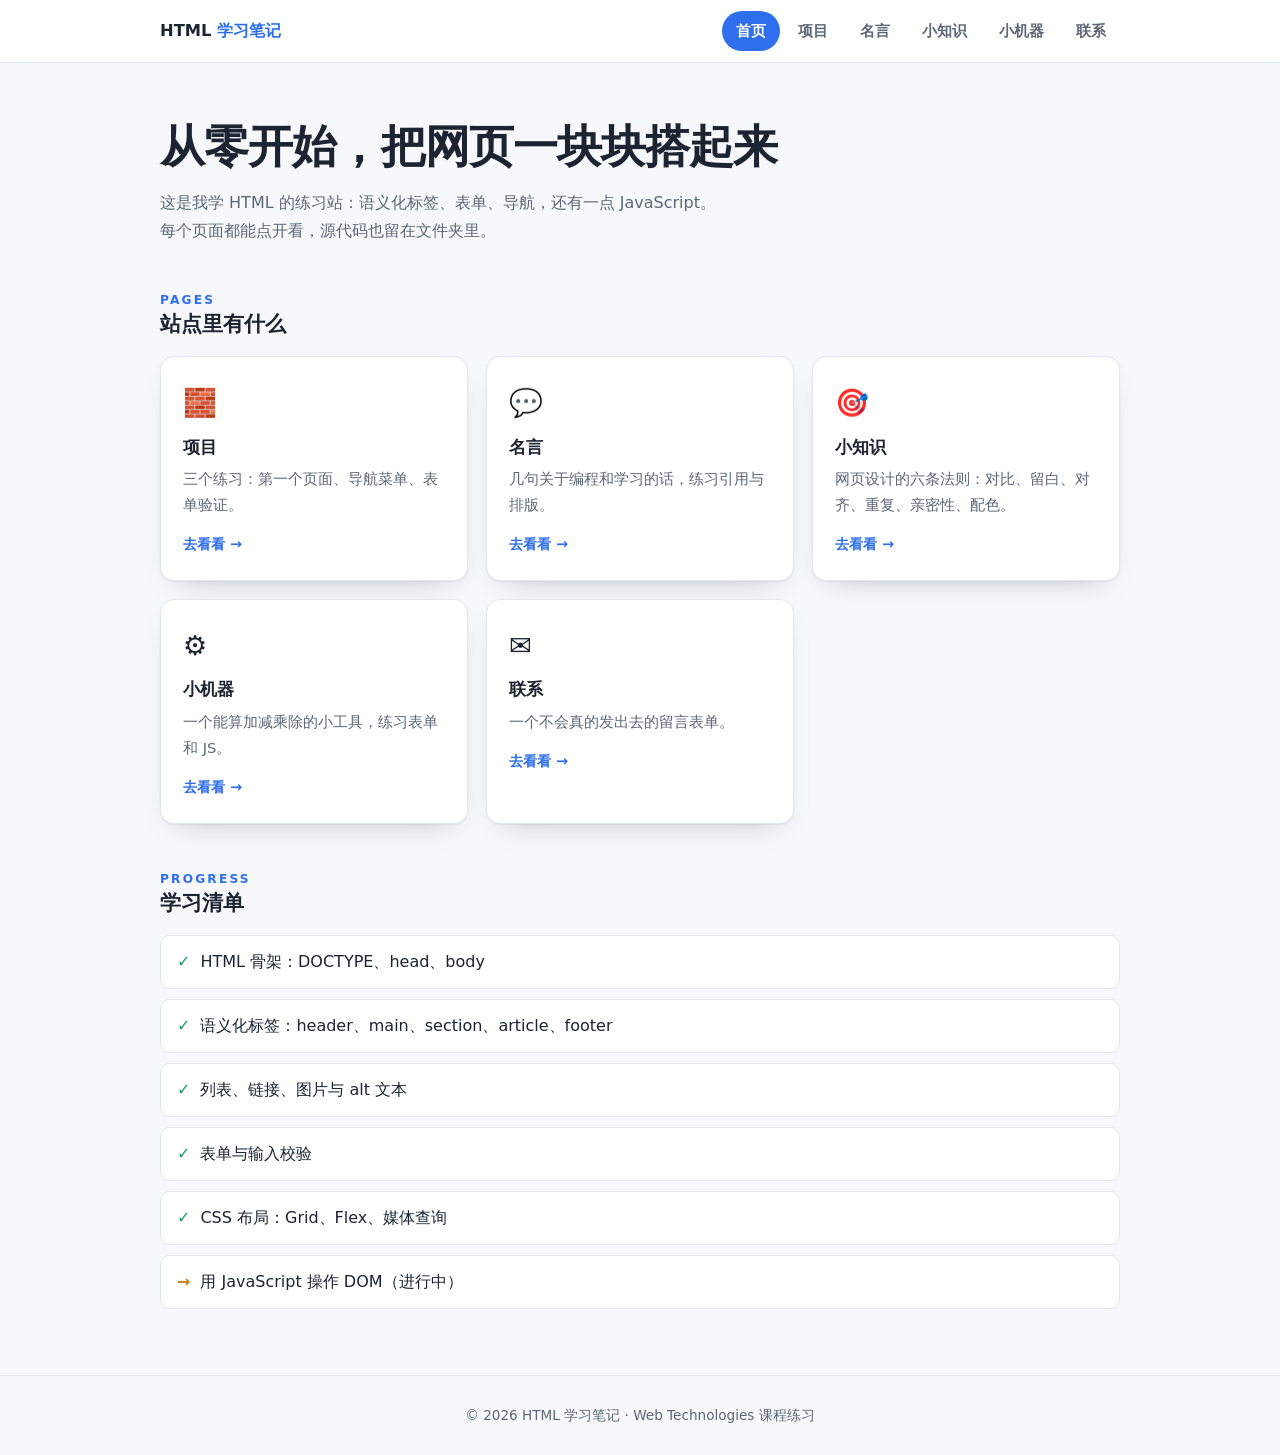
<file: index.html>
<!DOCTYPE html>
<html lang="zh-CN">
<head>
  <meta charset="UTF-8">
  <meta name="viewport" content="width=device-width, initial-scale=1.0">
  <meta name="description" content="HTML 学习笔记：六个页面的练习站，从语义化标签到表单和一点 JavaScript。">
  <meta property="og:type" content="website">
  <meta property="og:title" content="HTML 学习笔记">
  <meta property="og:description" content="六个页面的练习站：语义化标签、表单、CSS 布局和一点点 JavaScript。">
  <meta property="og:url" content="https://sagitt-45708.github.io/html-practice/">
  <meta property="og:image" content="https://sagitt-45708.github.io/html-practice/cover.png">
  <meta name="twitter:card" content="summary_large_image">
  <title>首页 · HTML 学习笔记</title>
  <link rel="icon" href="favicon.svg" type="image/svg+xml">
  <link rel="icon" href="favicon.ico" sizes="any">
  <link rel="apple-touch-icon" href="apple-touch-icon.png">
  <link rel="manifest" href="manifest.webmanifest">
  <meta name="theme-color" content="#2f6fed">
  <link rel="stylesheet" href="styles.css">
</head>
<body>

  <header class="site-header">
    <div class="header-inner">
      <a class="brand" href="index.html">HTML <span>学习笔记</span></a>
      <nav class="site-nav">
        <a href="index.html">首页</a>
        <a href="project.html">项目</a>
        <a href="quotes.html">名言</a>
        <a href="tips.html">小知识</a>
        <a href="machine.html">小机器</a>
        <a href="contact.html">联系</a>
      </nav>
    </div>
  </header>

  <main class="wrap">
    <section class="hero">
      <h1>从零开始，把网页一块块搭起来</h1>
      <p class="lead">
        这是我学 HTML 的练习站：语义化标签、表单、导航，还有一点 JavaScript。
        每个页面都能点开看，源代码也留在文件夹里。
      </p>
    </section>

    <h2 class="section-title"><small>PAGES</small>站点里有什么</h2>
    <div class="grid">
      <article class="card">
        <div class="icon">🧱</div>
        <h3>项目</h3>
        <p>三个练习：第一个页面、导航菜单、表单验证。</p>
        <a class="more" href="project.html">去看看 →</a>
      </article>
      <article class="card">
        <div class="icon">💬</div>
        <h3>名言</h3>
        <p>几句关于编程和学习的话，练习引用与排版。</p>
        <a class="more" href="quotes.html">去看看 →</a>
      </article>
      <article class="card">
        <div class="icon">🎯</div>
        <h3>小知识</h3>
        <p>网页设计的六条法则：对比、留白、对齐、重复、亲密性、配色。</p>
        <a class="more" href="tips.html">去看看 →</a>
      </article>
      <article class="card">
        <div class="icon">⚙️</div>
        <h3>小机器</h3>
        <p>一个能算加减乘除的小工具，练习表单和 JS。</p>
        <a class="more" href="machine.html">去看看 →</a>
      </article>
      <article class="card">
        <div class="icon">✉️</div>
        <h3>联系</h3>
        <p>一个不会真的发出去的留言表单。</p>
        <a class="more" href="contact.html">去看看 →</a>
      </article>
    </div>

    <h2 class="section-title"><small>PROGRESS</small>学习清单</h2>
    <ul class="checklist">
      <li><span class="done">✓</span> HTML 骨架：DOCTYPE、head、body</li>
      <li><span class="done">✓</span> 语义化标签：header、main、section、article、footer</li>
      <li><span class="done">✓</span> 列表、链接、图片与 alt 文本</li>
      <li><span class="done">✓</span> 表单与输入校验</li>
      <li><span class="done">✓</span> CSS 布局：Grid、Flex、媒体查询</li>
      <li><span class="todo">→</span> 用 JavaScript 操作 DOM（进行中）</li>
    </ul>
  </main>

  <footer class="site-footer">
    © <span id="year">2026</span> HTML 学习笔记 · Web Technologies 课程练习
  </footer>

  <script src="nav.js"></script>
</body>
</html>
</file>
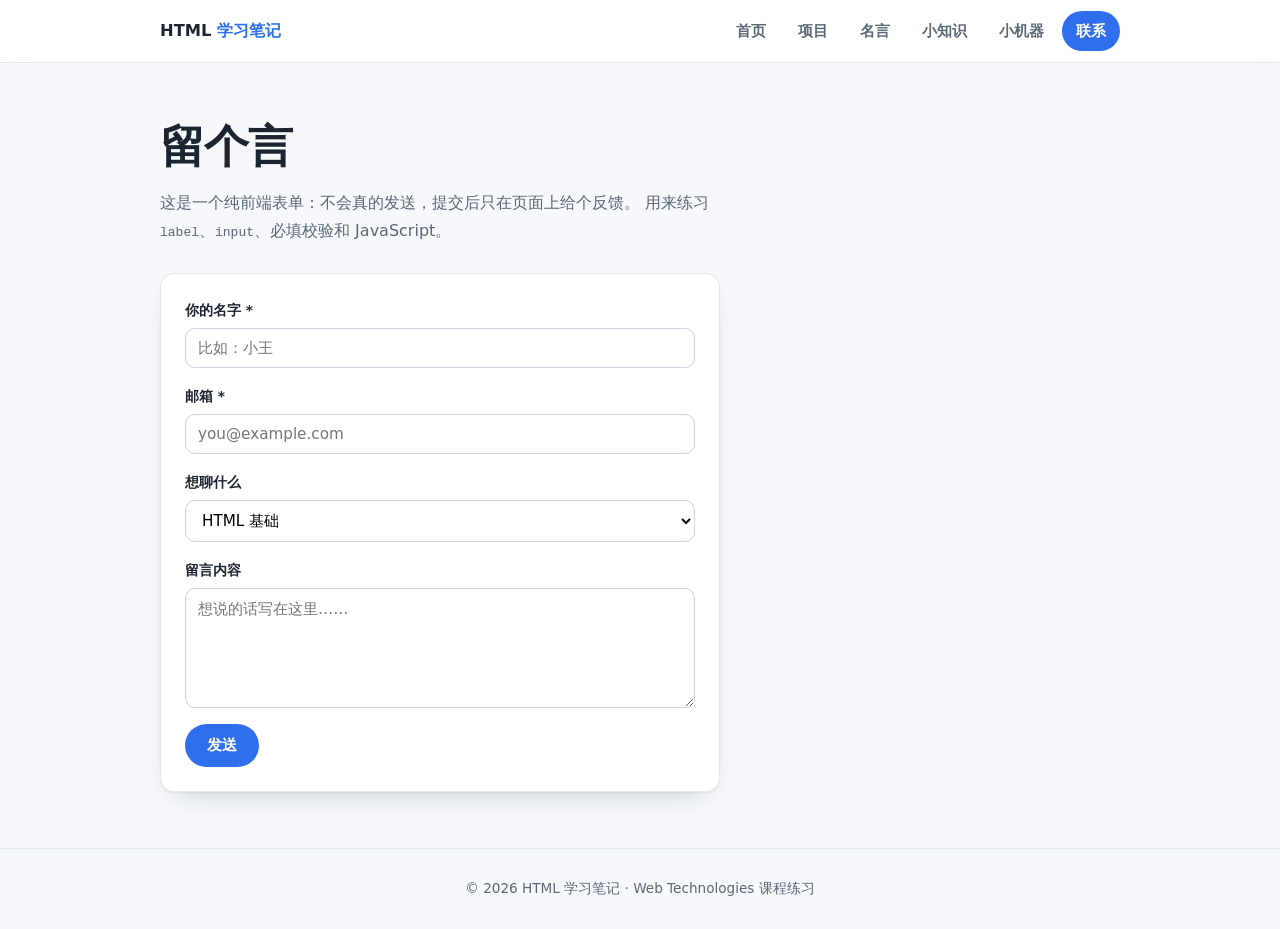
<file: contact.html>
<!DOCTYPE html>
<html lang="zh-CN">
<head>
  <meta charset="UTF-8">
  <meta name="viewport" content="width=device-width, initial-scale=1.0">
  <title>联系 · HTML 学习笔记</title>
  <link rel="icon" href="favicon.svg" type="image/svg+xml">
  <link rel="icon" href="favicon.ico" sizes="any">
  <link rel="apple-touch-icon" href="apple-touch-icon.png">
  <link rel="manifest" href="manifest.webmanifest">
  <meta name="theme-color" content="#2f6fed">
  <link rel="stylesheet" href="styles.css">
</head>
<body>

  <header class="site-header">
    <div class="header-inner">
      <a class="brand" href="index.html">HTML <span>学习笔记</span></a>
      <nav class="site-nav">
        <a href="index.html">首页</a>
        <a href="project.html">项目</a>
        <a href="quotes.html">名言</a>
        <a href="tips.html">小知识</a>
        <a href="machine.html">小机器</a>
        <a href="contact.html">联系</a>
      </nav>
    </div>
  </header>

  <main class="wrap">
    <section class="hero">
      <h1>留个言</h1>
      <p class="lead">
        这是一个纯前端表单：不会真的发送，提交后只在页面上给个反馈。
        用来练习 <code>label</code>、<code>input</code>、必填校验和 JavaScript。
      </p>
    </section>

    <form class="form-card" id="contactForm" style="margin-top: 28px;">
      <div class="field">
        <label for="name">你的名字 *</label>
        <input type="text" id="name" name="name" required placeholder="比如：小王">
      </div>

      <div class="field">
        <label for="email">邮箱 *</label>
        <input type="email" id="email" name="email" required placeholder="you@example.com">
      </div>

      <div class="field">
        <label for="topic">想聊什么</label>
        <select id="topic" name="topic">
          <option>HTML 基础</option>
          <option>CSS 布局</option>
          <option>JavaScript</option>
          <option>随便聊聊</option>
        </select>
      </div>

      <div class="field">
        <label for="message">留言内容</label>
        <textarea id="message" name="message" placeholder="想说的话写在这里……"></textarea>
      </div>

      <button class="btn" type="submit">发送</button>
      <p class="result" id="feedback" hidden></p>
    </form>
  </main>

  <footer class="site-footer">
    © <span id="year">2026</span> HTML 学习笔记 · Web Technologies 课程练习
  </footer>

  <script src="nav.js"></script>
  <script>
    (function () {
      'use strict';

      var form = document.getElementById('contactForm');
      var feedback = document.getElementById('feedback');

      form.addEventListener('submit', function (event) {
        event.preventDefault(); // 不刷新页面，也不真的发送

        var name = document.getElementById('name').value.trim();
        var email = document.getElementById('email').value.trim();

        feedback.hidden = false;
        feedback.style.background = '#e9f7ef';
        feedback.style.color = '#166b45';
        feedback.textContent = '谢谢你，' + name + '！这条留言只在本页显示，没有发送到任何服务器（' + email + '）。';

        form.reset();
      });
    })();
  </script>
</body>
</html>
</file>
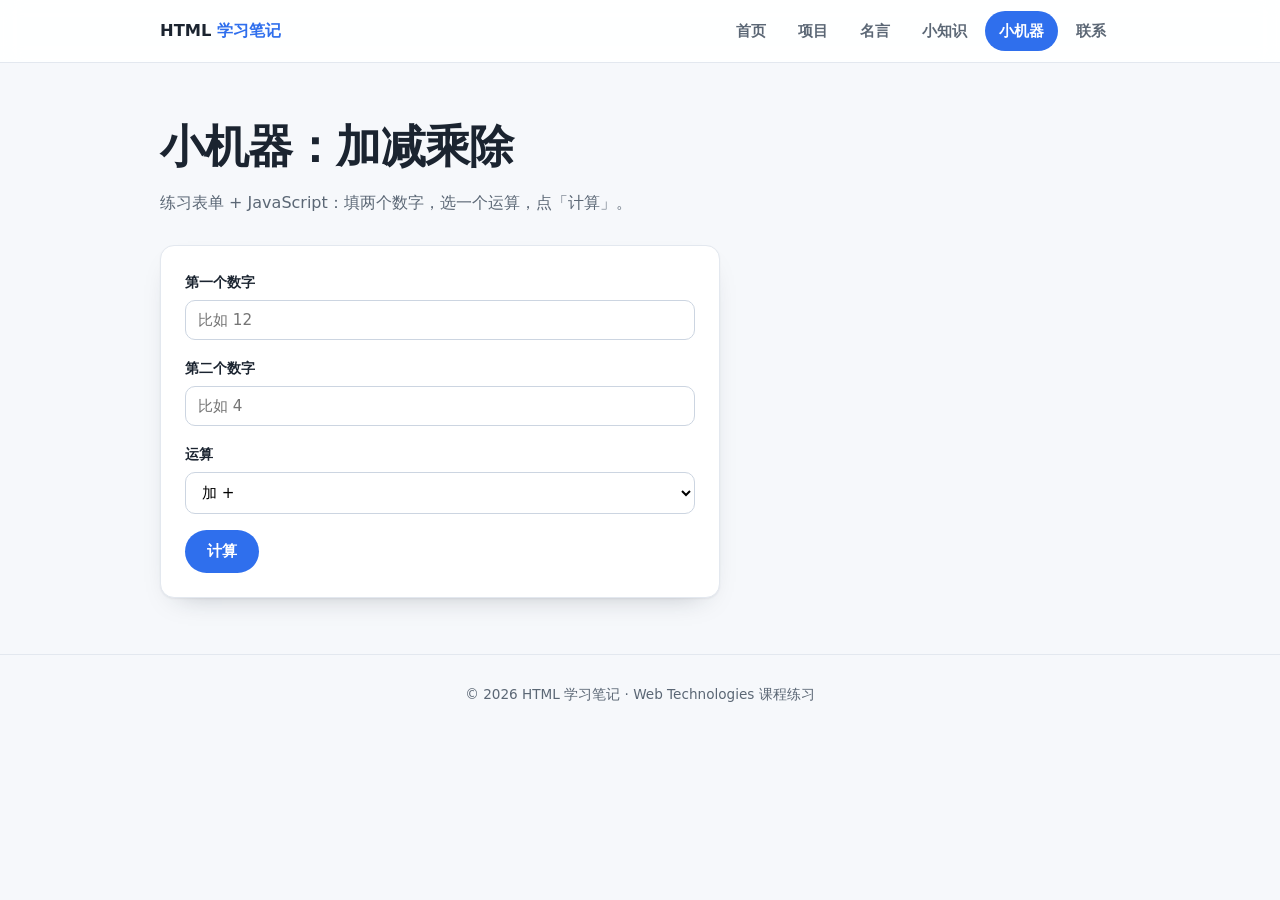
<file: machine.html>
<!DOCTYPE html>
<html lang="zh-CN">
<head>
  <meta charset="UTF-8">
  <meta name="viewport" content="width=device-width, initial-scale=1.0">
  <title>小机器 · HTML 学习笔记</title>
  <link rel="icon" href="favicon.svg" type="image/svg+xml">
  <link rel="icon" href="favicon.ico" sizes="any">
  <link rel="apple-touch-icon" href="apple-touch-icon.png">
  <link rel="manifest" href="manifest.webmanifest">
  <meta name="theme-color" content="#2f6fed">
  <link rel="stylesheet" href="styles.css">
</head>
<body>

  <header class="site-header">
    <div class="header-inner">
      <a class="brand" href="index.html">HTML <span>学习笔记</span></a>
      <nav class="site-nav">
        <a href="index.html">首页</a>
        <a href="project.html">项目</a>
        <a href="quotes.html">名言</a>
        <a href="tips.html">小知识</a>
        <a href="machine.html">小机器</a>
        <a href="contact.html">联系</a>
      </nav>
    </div>
  </header>

  <main class="wrap">
    <section class="hero">
      <h1>小机器：加减乘除</h1>
      <p class="lead">练习表单 + JavaScript：填两个数字，选一个运算，点「计算」。</p>
    </section>

    <form class="form-card" id="machineForm" style="margin-top: 28px;">
      <div class="field">
        <label for="numA">第一个数字</label>
        <input type="number" id="numA" step="any" placeholder="比如 12" required>
      </div>

      <div class="field">
        <label for="numB">第二个数字</label>
        <input type="number" id="numB" step="any" placeholder="比如 4" required>
      </div>

      <div class="field">
        <label for="op">运算</label>
        <select id="op">
          <option value="+">加 +</option>
          <option value="-">减 −</option>
          <option value="*">乘 ×</option>
          <option value="/">除 ÷</option>
        </select>
      </div>

      <button class="btn" type="submit">计算</button>
      <p class="result" id="result" hidden></p>
    </form>
  </main>

  <footer class="site-footer">
    © <span id="year">2026</span> HTML 学习笔记 · Web Technologies 课程练习
  </footer>

  <script src="nav.js"></script>
  <script src="machine.js"></script>
</body>
</html>
</file>
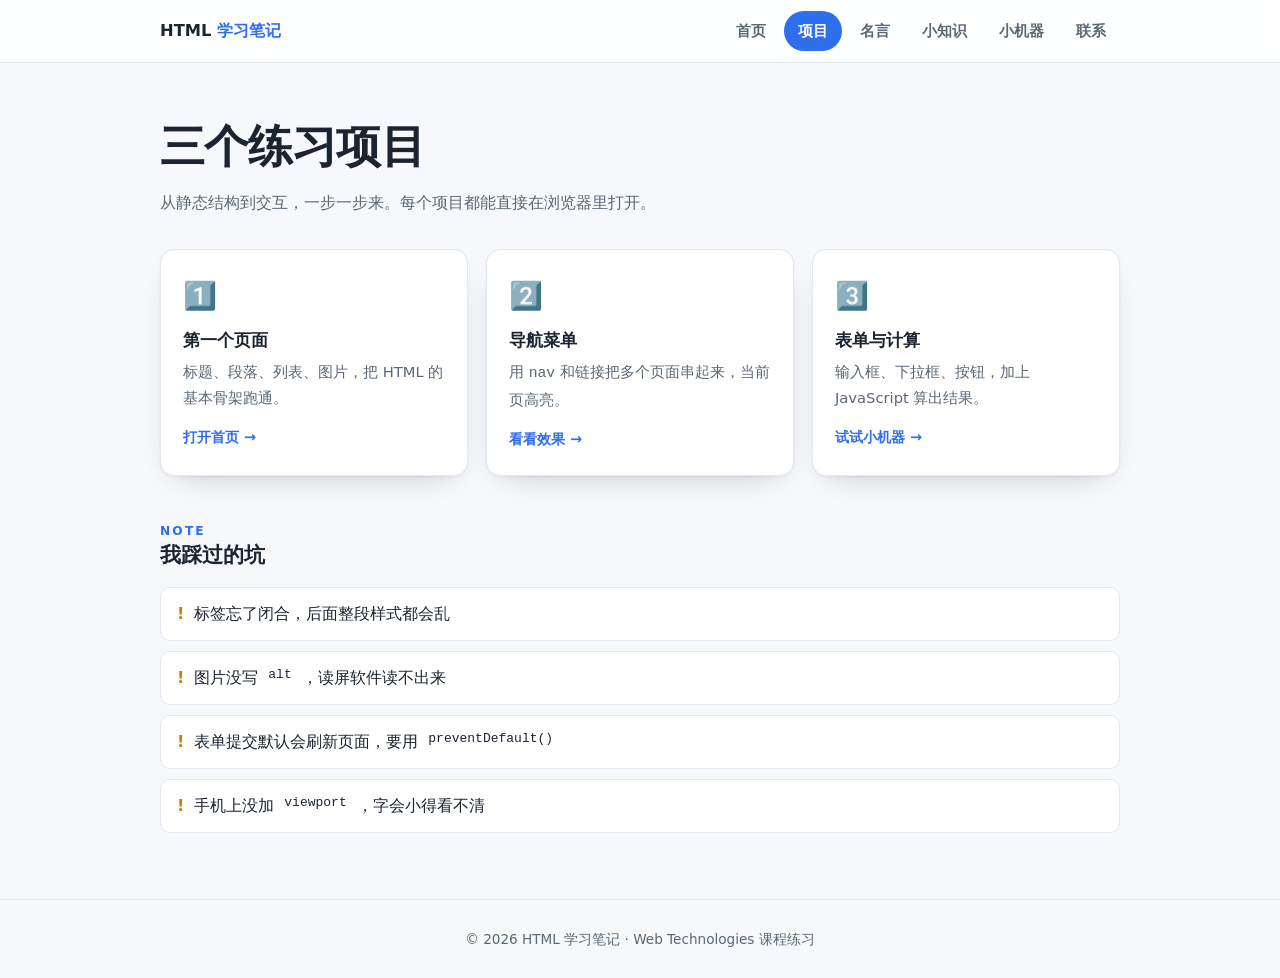
<file: project.html>
<!DOCTYPE html>
<html lang="zh-CN">
<head>
  <meta charset="UTF-8">
  <meta name="viewport" content="width=device-width, initial-scale=1.0">
  <title>项目 · HTML 学习笔记</title>
  <link rel="icon" href="favicon.svg" type="image/svg+xml">
  <link rel="icon" href="favicon.ico" sizes="any">
  <link rel="apple-touch-icon" href="apple-touch-icon.png">
  <link rel="manifest" href="manifest.webmanifest">
  <meta name="theme-color" content="#2f6fed">
  <link rel="stylesheet" href="styles.css">
</head>
<body>

  <header class="site-header">
    <div class="header-inner">
      <a class="brand" href="index.html">HTML <span>学习笔记</span></a>
      <nav class="site-nav">
        <a href="index.html">首页</a>
        <a href="project.html">项目</a>
        <a href="quotes.html">名言</a>
        <a href="tips.html">小知识</a>
        <a href="machine.html">小机器</a>
        <a href="contact.html">联系</a>
      </nav>
    </div>
  </header>

  <main class="wrap">
    <section class="hero">
      <h1>三个练习项目</h1>
      <p class="lead">从静态结构到交互，一步一步来。每个项目都能直接在浏览器里打开。</p>
    </section>

    <div class="grid" style="margin-top: 32px;">
      <article class="card">
        <div class="icon">1️⃣</div>
        <h3>第一个页面</h3>
        <p>标题、段落、列表、图片，把 HTML 的基本骨架跑通。</p>
        <a class="more" href="index.html">打开首页 →</a>
      </article>

      <article class="card">
        <div class="icon">2️⃣</div>
        <h3>导航菜单</h3>
        <p>用 <code>nav</code> 和链接把多个页面串起来，当前页高亮。</p>
        <a class="more" href="quotes.html">看看效果 →</a>
      </article>

      <article class="card">
        <div class="icon">3️⃣</div>
        <h3>表单与计算</h3>
        <p>输入框、下拉框、按钮，加上 JavaScript 算出结果。</p>
        <a class="more" href="machine.html">试试小机器 →</a>
      </article>
    </div>

    <h2 class="section-title"><small>NOTE</small>我踩过的坑</h2>
    <ul class="checklist">
      <li><span class="todo">!</span> 标签忘了闭合，后面整段样式都会乱</li>
      <li><span class="todo">!</span> 图片没写 <code>alt</code>，读屏软件读不出来</li>
      <li><span class="todo">!</span> 表单提交默认会刷新页面，要用 <code>preventDefault()</code></li>
      <li><span class="todo">!</span> 手机上没加 <code>viewport</code>，字会小得看不清</li>
    </ul>
  </main>

  <footer class="site-footer">
    © <span id="year">2026</span> HTML 学习笔记 · Web Technologies 课程练习
  </footer>

  <script src="nav.js"></script>
</body>
</html>
</file>
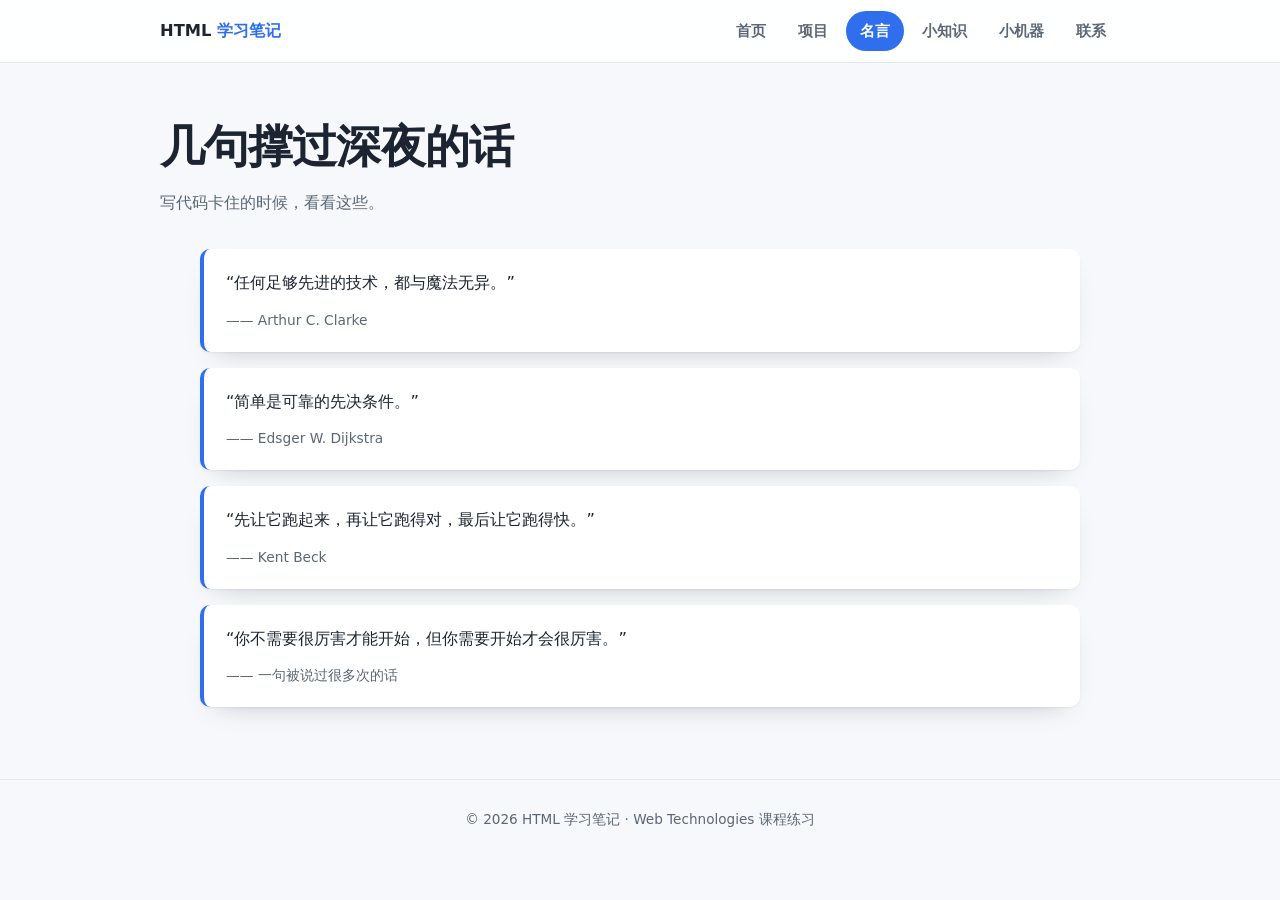
<file: quotes.html>
<!DOCTYPE html>
<html lang="zh-CN">
<head>
  <meta charset="UTF-8">
  <meta name="viewport" content="width=device-width, initial-scale=1.0">
  <title>名言 · HTML 学习笔记</title>
  <link rel="icon" href="favicon.svg" type="image/svg+xml">
  <link rel="icon" href="favicon.ico" sizes="any">
  <link rel="apple-touch-icon" href="apple-touch-icon.png">
  <link rel="manifest" href="manifest.webmanifest">
  <meta name="theme-color" content="#2f6fed">
  <link rel="stylesheet" href="styles.css">
</head>
<body>

  <header class="site-header">
    <div class="header-inner">
      <a class="brand" href="index.html">HTML <span>学习笔记</span></a>
      <nav class="site-nav">
        <a href="index.html">首页</a>
        <a href="project.html">项目</a>
        <a href="quotes.html">名言</a>
        <a href="tips.html">小知识</a>
        <a href="machine.html">小机器</a>
        <a href="contact.html">联系</a>
      </nav>
    </div>
  </header>

  <main class="wrap">
    <section class="hero">
      <h1>几句撑过深夜的话</h1>
      <p class="lead">写代码卡住的时候，看看这些。</p>
    </section>

    <div style="margin-top: 32px;">
      <blockquote class="quote">
        <p>“任何足够先进的技术，都与魔法无异。”</p>
        <cite>—— Arthur C. Clarke</cite>
      </blockquote>

      <blockquote class="quote">
        <p>“简单是可靠的先决条件。”</p>
        <cite>—— Edsger W. Dijkstra</cite>
      </blockquote>

      <blockquote class="quote">
        <p>“先让它跑起来，再让它跑得对，最后让它跑得快。”</p>
        <cite>—— Kent Beck</cite>
      </blockquote>

      <blockquote class="quote">
        <p>“你不需要很厉害才能开始，但你需要开始才会很厉害。”</p>
        <cite>—— 一句被说过很多次的话</cite>
      </blockquote>
    </div>
  </main>

  <footer class="site-footer">
    © <span id="year">2026</span> HTML 学习笔记 · Web Technologies 课程练习
  </footer>

  <script src="nav.js"></script>
</body>
</html>
</file>
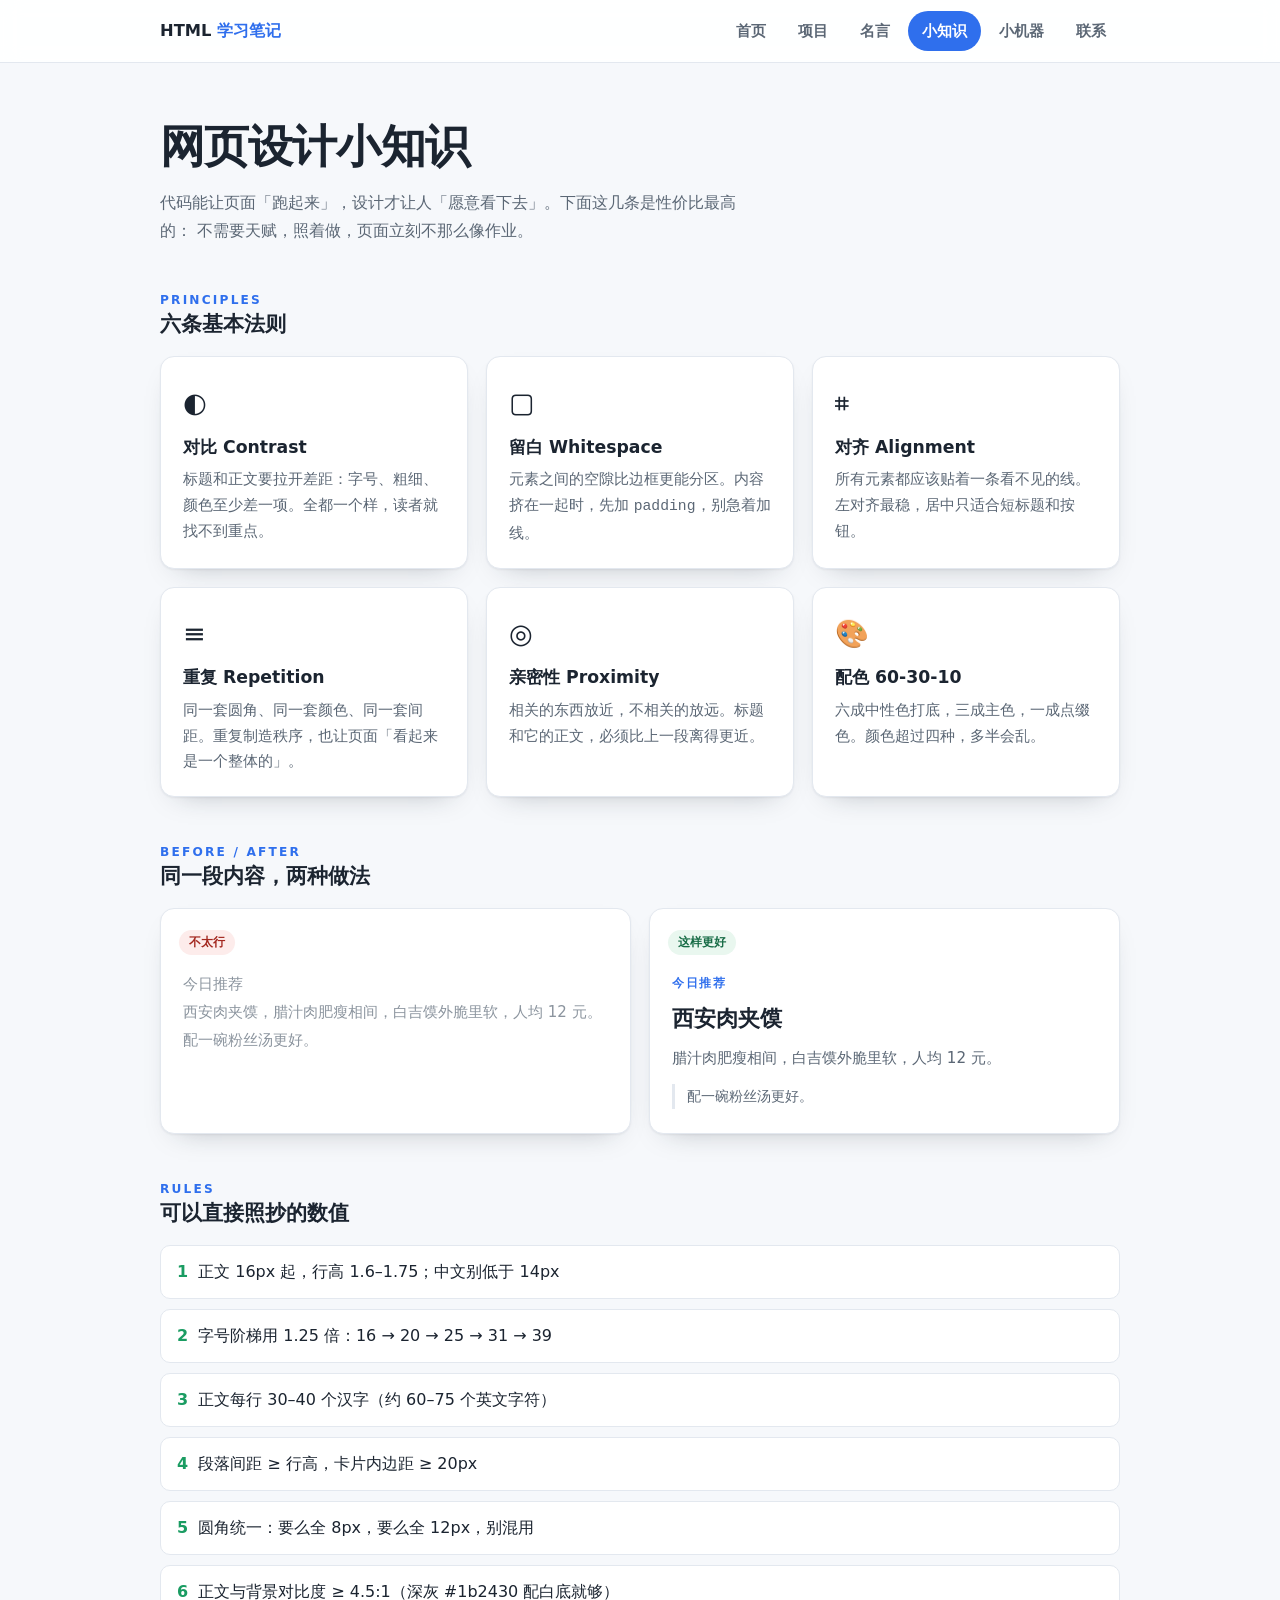
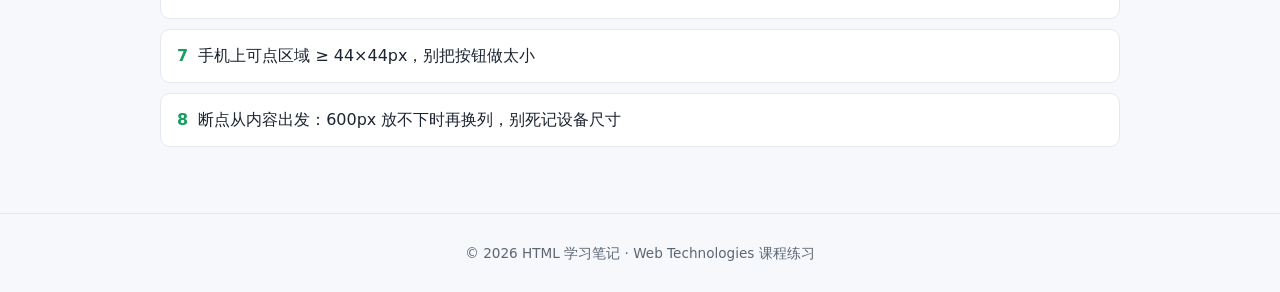
<file: tips.html>
<!DOCTYPE html>
<html lang="zh-CN">
<head>
  <meta charset="UTF-8">
  <meta name="viewport" content="width=device-width, initial-scale=1.0">
  <meta name="description" content="网页设计小知识：对比、留白、对齐、重复、配色、字号与行高。">
  <title>小知识 · HTML 学习笔记</title>
  <link rel="icon" href="favicon.svg" type="image/svg+xml">
  <link rel="icon" href="favicon.ico" sizes="any">
  <link rel="apple-touch-icon" href="apple-touch-icon.png">
  <link rel="manifest" href="manifest.webmanifest">
  <meta name="theme-color" content="#2f6fed">
  <link rel="stylesheet" href="styles.css">
</head>
<body>

  <header class="site-header">
    <div class="header-inner">
      <a class="brand" href="index.html">HTML <span>学习笔记</span></a>
      <nav class="site-nav">
        <a href="index.html">首页</a>
        <a href="project.html">项目</a>
        <a href="quotes.html">名言</a>
        <a href="tips.html">小知识</a>
        <a href="machine.html">小机器</a>
        <a href="contact.html">联系</a>
      </nav>
    </div>
  </header>

  <main class="wrap">
    <section class="hero">
      <h1>网页设计小知识</h1>
      <p class="lead">
        代码能让页面「跑起来」，设计才让人「愿意看下去」。下面这几条是性价比最高的：
        不需要天赋，照着做，页面立刻不那么像作业。
      </p>
    </section>

    <h2 class="section-title"><small>PRINCIPLES</small>六条基本法则</h2>
    <div class="grid">

      <article class="card">
        <div class="icon">◐</div>
        <h3>对比 Contrast</h3>
        <p>标题和正文要拉开差距：字号、粗细、颜色至少差一项。全都一个样，读者就找不到重点。</p>
      </article>

      <article class="card">
        <div class="icon">▢</div>
        <h3>留白 Whitespace</h3>
        <p>元素之间的空隙比边框更能分区。内容挤在一起时，先加 <code>padding</code>，别急着加线。</p>
      </article>

      <article class="card">
        <div class="icon">⌗</div>
        <h3>对齐 Alignment</h3>
        <p>所有元素都应该贴着一条看不见的线。左对齐最稳，居中只适合短标题和按钮。</p>
      </article>

      <article class="card">
        <div class="icon">≡</div>
        <h3>重复 Repetition</h3>
        <p>同一套圆角、同一套颜色、同一套间距。重复制造秩序，也让页面「看起来是一个整体的」。</p>
      </article>

      <article class="card">
        <div class="icon">◎</div>
        <h3>亲密性 Proximity</h3>
        <p>相关的东西放近，不相关的放远。标题和它的正文，必须比上一段离得更近。</p>
      </article>

      <article class="card">
        <div class="icon">🎨</div>
        <h3>配色 60-30-10</h3>
        <p>六成中性色打底，三成主色，一成点缀色。颜色超过四种，多半会乱。</p>
      </article>

    </div>

    <h2 class="section-title"><small>BEFORE / AFTER</small>同一段内容，两种做法</h2>

    <div class="compare">
      <div class="compare-item">
        <span class="compare-tag bad">不太行</span>
        <div class="demo-raw">
          <p style="font-size:15px;color:#8b949e;margin:0;">今日推荐</p>
          <p style="font-size:15px;color:#8b949e;margin:2px 0;">西安肉夹馍，腊汁肉肥瘦相间，白吉馍外脆里软，人均 12 元。</p>
          <p style="font-size:15px;color:#8b949e;margin:0;">配一碗粉丝汤更好。</p>
        </div>
      </div>

      <div class="compare-item">
        <span class="compare-tag good">这样更好</span>
        <div class="demo-polished">
          <p class="demo-eyebrow">今日推荐</p>
          <p class="demo-title">西安肉夹馍</p>
          <p class="demo-body">腊汁肉肥瘦相间，白吉馍外脆里软，人均 12 元。</p>
          <p class="demo-note">配一碗粉丝汤更好。</p>
        </div>
      </div>
    </div>

    <h2 class="section-title"><small>RULES</small>可以直接照抄的数值</h2>
    <ul class="checklist">
      <li><span class="done">1</span>正文 16px 起，行高 1.6–1.75；中文别低于 14px</li>
      <li><span class="done">2</span>字号阶梯用 1.25 倍：16 → 20 → 25 → 31 → 39</li>
      <li><span class="done">3</span>正文每行 30–40 个汉字（约 60–75 个英文字符）</li>
      <li><span class="done">4</span>段落间距 ≥ 行高，卡片内边距 ≥ 20px</li>
      <li><span class="done">5</span>圆角统一：要么全 8px，要么全 12px，别混用</li>
      <li><span class="done">6</span>正文与背景对比度 ≥ 4.5:1（深灰 #1b2430 配白底就够）</li>
      <li><span class="done">7</span>手机上可点区域 ≥ 44×44px，别把按钮做太小</li>
      <li><span class="done">8</span>断点从内容出发：600px 放不下时再换列，别死记设备尺寸</li>
    </ul>
  </main>

  <footer class="site-footer">
    © <span id="year">2026</span> HTML 学习笔记 · Web Technologies 课程练习
  </footer>

  <script src="nav.js"></script>
</body>
</html>
</file>
<file: styles.css>
/* =========================================================
   HTML 学习笔记 · 站点样式
   ========================================================= */

:root {
  --ink: #1b2430;
  --muted: #5b6775;
  --line: #e3e8ef;
  --bg: #f6f8fb;
  --card: #ffffff;
  --blue: #2f6fed;
  --blue-dark: #1f52bd;
  --radius: 14px;
  --shadow: 0 1px 2px rgba(27, 36, 48, .06), 0 12px 28px -18px rgba(27, 36, 48, .35);
  --maxw: 960px;
}

* { box-sizing: border-box; }

body {
  margin: 0;
  background: var(--bg);
  color: var(--ink);
  font-family: "Segoe UI", "Microsoft YaHei", system-ui, sans-serif;
  line-height: 1.75;
}

a { color: var(--blue); text-decoration: none; }
a:hover { color: var(--blue-dark); }

h1, h2, h3 { margin: 0; line-height: 1.25; }
p { margin: 0; }

:focus-visible {
  outline: 3px solid var(--blue);
  outline-offset: 3px;
  border-radius: 6px;
}

/* ---------- 顶栏 ---------- */
.site-header {
  position: sticky;
  top: 0;
  z-index: 10;
  background: rgba(255, 255, 255, .9);
  backdrop-filter: blur(10px);
  border-bottom: 1px solid var(--line);
}
.header-inner {
  width: min(100% - 40px, var(--maxw));
  margin-inline: auto;
  height: 62px;
  display: flex;
  align-items: center;
  gap: 16px;
}
.brand {
  font-weight: 800;
  font-size: 1.02rem;
  color: var(--ink);
}
.brand span { color: var(--blue); }

.site-nav {
  margin-left: auto;
  display: flex;
  gap: 4px;
  flex-wrap: wrap;
}
.site-nav a {
  padding: 7px 14px;
  border-radius: 999px;
  color: var(--muted);
  font-size: .92rem;
  font-weight: 600;
}
.site-nav a:hover { background: #eef3fe; color: var(--blue); }
.site-nav a.is-active { background: var(--blue); color: #fff; }

/* ---------- 布局 ---------- */
.wrap {
  width: min(100% - 40px, var(--maxw));
  margin-inline: auto;
  padding: 56px 0;
}

.hero h1 {
  font-size: clamp(2rem, 5vw, 2.8rem);
  letter-spacing: -.02em;
}
.hero .lead {
  color: var(--muted);
  margin-top: 14px;
  max-width: 36em;
}

.section-title {
  margin: 48px 0 18px;
  font-size: 1.3rem;
}
.section-title small {
  display: block;
  font-size: .76rem;
  letter-spacing: .18em;
  color: var(--blue);
  font-weight: 800;
  margin-bottom: 4px;
}

/* ---------- 卡片 ---------- */
.grid {
  display: grid;
  grid-template-columns: repeat(auto-fill, minmax(240px, 1fr));
  gap: 18px;
}

.card {
  background: var(--card);
  border: 1px solid var(--line);
  border-radius: var(--radius);
  padding: 22px;
  box-shadow: var(--shadow);
  transition: transform .18s, border-color .18s;
}
.card:hover { transform: translateY(-3px); border-color: #c7d7fb; }

.card .icon { font-size: 1.7rem; }
.card h3 { font-size: 1.08rem; margin: 10px 0 8px; }
.card p { color: var(--muted); font-size: .92rem; }
.card .more {
  display: inline-block;
  margin-top: 14px;
  font-weight: 700;
  font-size: .9rem;
}

/* ---------- 清单 ---------- */
.checklist { list-style: none; padding: 0; margin: 0; }
.checklist li {
  background: var(--card);
  border: 1px solid var(--line);
  border-radius: 10px;
  padding: 12px 16px;
  margin-bottom: 10px;
  display: flex;
  gap: 10px;
  align-items: flex-start;
}
.checklist .done { color: #1a9c62; font-weight: 800; }
.checklist .todo { color: #c2801a; font-weight: 800; }

/* ---------- 引用卡 ---------- */
.quote {
  background: var(--card);
  border-left: 4px solid var(--blue);
  border-radius: 10px;
  padding: 20px 22px;
  margin-bottom: 16px;
  box-shadow: var(--shadow);
}
.quote p { font-size: 1.02rem; }
.quote cite {
  display: block;
  margin-top: 10px;
  color: var(--muted);
  font-size: .86rem;
  font-style: normal;
}

/* ---------- 表单 ---------- */
.form-card {
  background: var(--card);
  border: 1px solid var(--line);
  border-radius: var(--radius);
  padding: 24px;
  box-shadow: var(--shadow);
  max-width: 560px;
}
.field { display: grid; gap: 6px; margin-bottom: 16px; }
.field label { font-size: .86rem; font-weight: 700; }
.field input,
.field textarea,
.field select {
  width: 100%;
  padding: 10px 12px;
  border: 1px solid #ccd5e1;
  border-radius: 10px;
  font-family: inherit;
  font-size: .95rem;
  background: #fff;
}
.field textarea { min-height: 120px; resize: vertical; }

.btn {
  display: inline-block;
  padding: 11px 22px;
  border: 0;
  border-radius: 999px;
  background: var(--blue);
  color: #fff;
  font-family: inherit;
  font-size: .95rem;
  font-weight: 700;
  cursor: pointer;
}
.btn:hover { background: var(--blue-dark); }

.result {
  margin-top: 16px;
  padding: 12px 16px;
  border-radius: 10px;
  background: #e9f7ef;
  color: #166b45;
  font-size: .92rem;
}

/* ---------- 对比示例 ---------- */
.compare {
  display: grid;
  grid-template-columns: 1fr 1fr;
  gap: 18px;
}
.compare-item {
  background: var(--card);
  border: 1px solid var(--line);
  border-radius: var(--radius);
  padding: 18px;
  box-shadow: var(--shadow);
}
.compare-tag {
  display: inline-block;
  font-size: .74rem;
  font-weight: 800;
  padding: 2px 10px;
  border-radius: 999px;
  margin-bottom: 12px;
}
.compare-tag.bad { background: #fdeceb; color: #a3271f; }
.compare-tag.good { background: #e9f7ef; color: #166b45; }

.demo-raw { padding: 4px; }

.demo-polished { padding: 6px 4px; }
.demo-eyebrow {
  font-size: .74rem;
  letter-spacing: .14em;
  font-weight: 800;
  color: var(--blue);
  margin-bottom: 6px;
}
.demo-title {
  font-size: 1.35rem;
  font-weight: 800;
  margin-bottom: 8px;
}
.demo-body { color: var(--muted); font-size: .95rem; }
.demo-note {
  margin-top: 12px;
  padding-left: 12px;
  border-left: 3px solid var(--line);
  color: var(--muted);
  font-size: .88rem;
}

/* ---------- 安装按钮（浏览器支持时才出现） ---------- */
.install-fab {
  position: fixed;
  right: 18px;
  bottom: 18px;
  z-index: 20;
  display: none;
  align-items: center;
  gap: 8px;
  padding: 11px 18px;
  border: 0;
  border-radius: 999px;
  background: var(--ink);
  color: #fff;
  font-family: inherit;
  font-size: .9rem;
  font-weight: 700;
  cursor: pointer;
  box-shadow: 0 12px 26px -12px rgba(27, 36, 48, .65);
}
.install-fab.show { display: flex; }

/* ---------- 页脚 ---------- */
.site-footer {
  border-top: 1px solid var(--line);
  padding: 28px 0;
  color: var(--muted);
  font-size: .85rem;
  text-align: center;
}

@media (max-width: 600px) {
  .header-inner { height: auto; padding: 10px 0; flex-wrap: wrap; }
  .site-nav { margin-left: 0; }
  .wrap { padding: 36px 0; }
  .compare { grid-template-columns: 1fr; }
}
</file>
